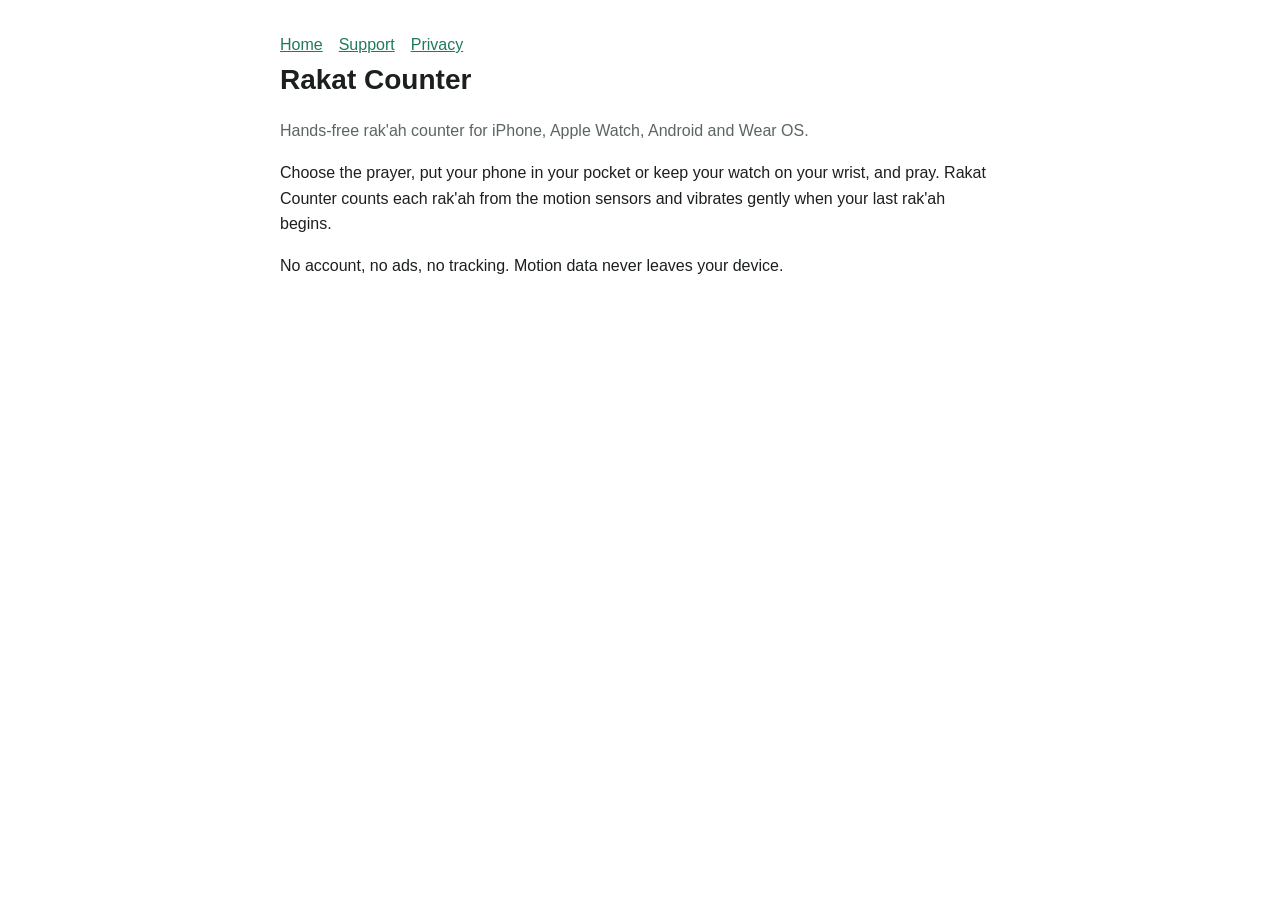
<file: index.html>
<!doctype html><html lang="en"><head><meta charset="utf-8"><meta name="viewport" content="width=device-width,initial-scale=1">
<title>Rakat Counter</title><link rel="stylesheet" href="style.css"></head><body><main>
<nav><a href="./">Home</a><a href="support.html">Support</a><a href="privacy.html">Privacy</a></nav>
<h1>Rakat Counter</h1><p class="dim">Hands-free rak'ah counter for iPhone, Apple Watch, Android and Wear OS.</p>
<p>Choose the prayer, put your phone in your pocket or keep your watch on your wrist, and pray. Rakat Counter counts each rak'ah from the motion sensors and vibrates gently when your last rak'ah begins.</p>
<p>No account, no ads, no tracking. Motion data never leaves your device.</p>
</main></body></html>
</file>
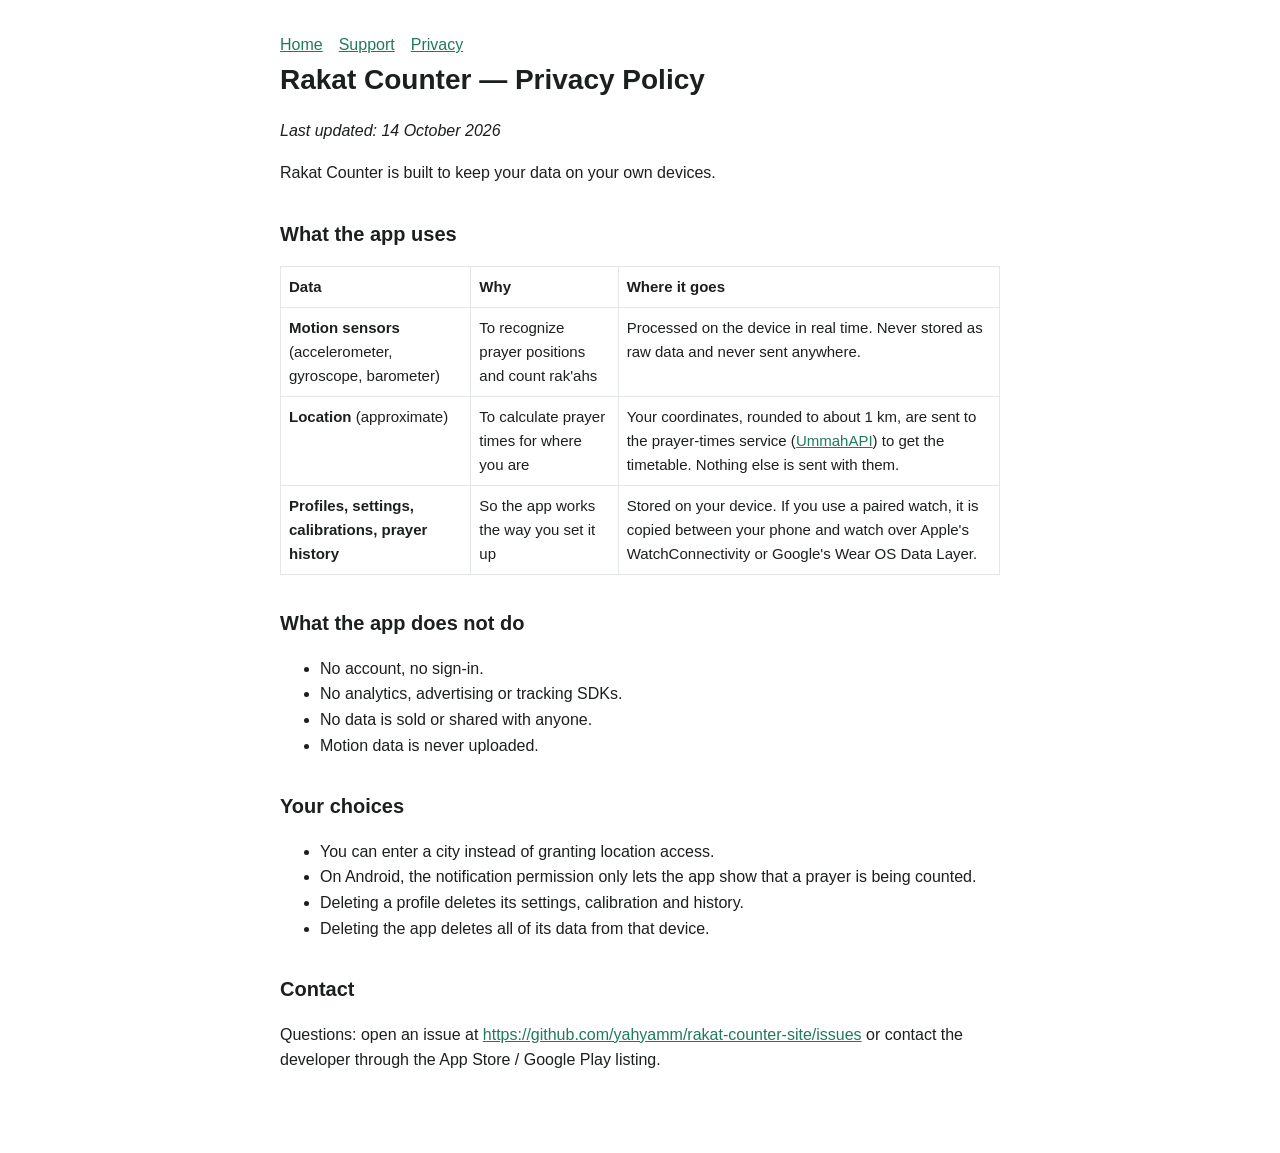
<file: privacy.html>
<!doctype html><html lang="en"><head><meta charset="utf-8"><meta name="viewport" content="width=device-width,initial-scale=1">
<title>Rakat Counter Privacy</title><link rel="stylesheet" href="style.css"></head><body><main>
<nav><a href="./">Home</a><a href="support.html">Support</a><a href="privacy.html">Privacy</a></nav>
<h1>Rakat Counter — Privacy Policy</h1>
<p><i>Last updated: 14 October 2026</i></p>
<p>Rakat Counter is built to keep your data on your own devices.</p>
<h2>What the app uses</h2>
<table>
<tr><th>Data</th><th>Why</th><th>Where it goes</th></tr>
<tr><td><b>Motion sensors</b> (accelerometer, gyroscope, barometer)</td><td>To recognize prayer positions and count rak'ahs</td><td>Processed on the device in real time. Never stored as raw data and never sent anywhere.</td></tr>
<tr><td><b>Location</b> (approximate)</td><td>To calculate prayer times for where you are</td><td>Your coordinates, rounded to about 1 km, are sent to the prayer-times service (<a href="https://ummahapi.com">UmmahAPI</a>) to get the timetable. Nothing else is sent with them.</td></tr>
<tr><td><b>Profiles, settings, calibrations, prayer history</b></td><td>So the app works the way you set it up</td><td>Stored on your device. If you use a paired watch, it is copied between your phone and watch over Apple's WatchConnectivity or Google's Wear OS Data Layer.</td></tr>
</table>
<h2>What the app does not do</h2>
<ul>
<li>No account, no sign-in.</li>
<li>No analytics, advertising or tracking SDKs.</li>
<li>No data is sold or shared with anyone.</li>
<li>Motion data is never uploaded.</li>
</ul>
<h2>Your choices</h2>
<ul>
<li>You can enter a city instead of granting location access.</li>
<li>On Android, the notification permission only lets the app show that a prayer is being counted.</li>
<li>Deleting a profile deletes its settings, calibration and history.</li>
<li>Deleting the app deletes all of its data from that device.</li>
</ul>
<h2>Contact</h2>
<p>Questions: open an issue at <a href="https://github.com/yahyamm/rakat-counter-site/issues">https://github.com/yahyamm/rakat-counter-site/issues</a> or contact the developer through the App Store / Google Play listing.</p>
</main></body></html>
</file>
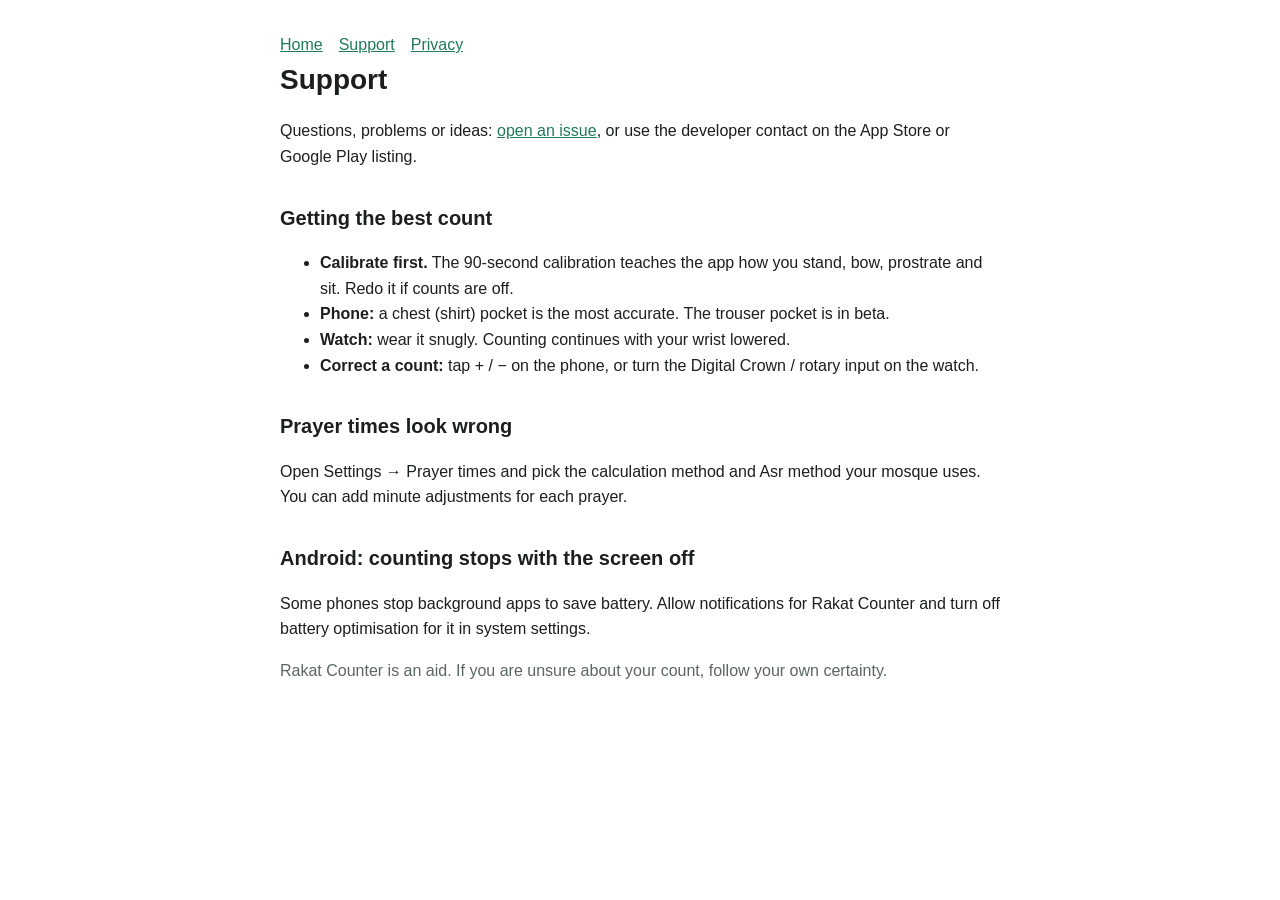
<file: support.html>
<!doctype html><html lang="en"><head><meta charset="utf-8"><meta name="viewport" content="width=device-width,initial-scale=1">
<title>Rakat Counter Support</title><link rel="stylesheet" href="style.css"></head><body><main>
<nav><a href="./">Home</a><a href="support.html">Support</a><a href="privacy.html">Privacy</a></nav>
<h1>Support</h1>
<p>Questions, problems or ideas: <a href="https://github.com/yahyamm/rakat-counter-site/issues">open an issue</a>, or use the developer contact on the App Store or Google Play listing.</p>
<h2>Getting the best count</h2>
<ul>
<li><b>Calibrate first.</b> The 90-second calibration teaches the app how you stand, bow, prostrate and sit. Redo it if counts are off.</li>
<li><b>Phone:</b> a chest (shirt) pocket is the most accurate. The trouser pocket is in beta.</li>
<li><b>Watch:</b> wear it snugly. Counting continues with your wrist lowered.</li>
<li><b>Correct a count:</b> tap + / − on the phone, or turn the Digital Crown / rotary input on the watch.</li>
</ul>
<h2>Prayer times look wrong</h2>
<p>Open Settings → Prayer times and pick the calculation method and Asr method your mosque uses. You can add minute adjustments for each prayer.</p>
<h2>Android: counting stops with the screen off</h2>
<p>Some phones stop background apps to save battery. Allow notifications for Rakat Counter and turn off battery optimisation for it in system settings.</p>
<p class="dim">Rakat Counter is an aid. If you are unsure about your count, follow your own certainty.</p>
</main></body></html>
</file>
<file: style.css>
:root{--bg:#fff;--fg:#1b1f1d;--dim:#5b6661;--brand:#1F7A5C;--line:#e3e8e5}
@media (prefers-color-scheme:dark){:root{--bg:#0f1412;--fg:#e8eeea;--dim:#9aa7a1;--brand:#4cc39a;--line:#26302c}}
body{margin:0;background:var(--bg);color:var(--fg);font:16px/1.6 -apple-system,BlinkMacSystemFont,"Segoe UI",Roboto,sans-serif}
main{max-width:720px;margin:0 auto;padding:32px 16px 64px}
a{color:var(--brand)}h1{font-size:28px;margin:0 0 4px}h2{font-size:20px;margin-top:32px}
.dim{color:var(--dim)}table{border-collapse:collapse;width:100%;font-size:15px}
td,th{border:1px solid var(--line);padding:8px;text-align:left;vertical-align:top}
nav a{margin-right:16px}
</file>
